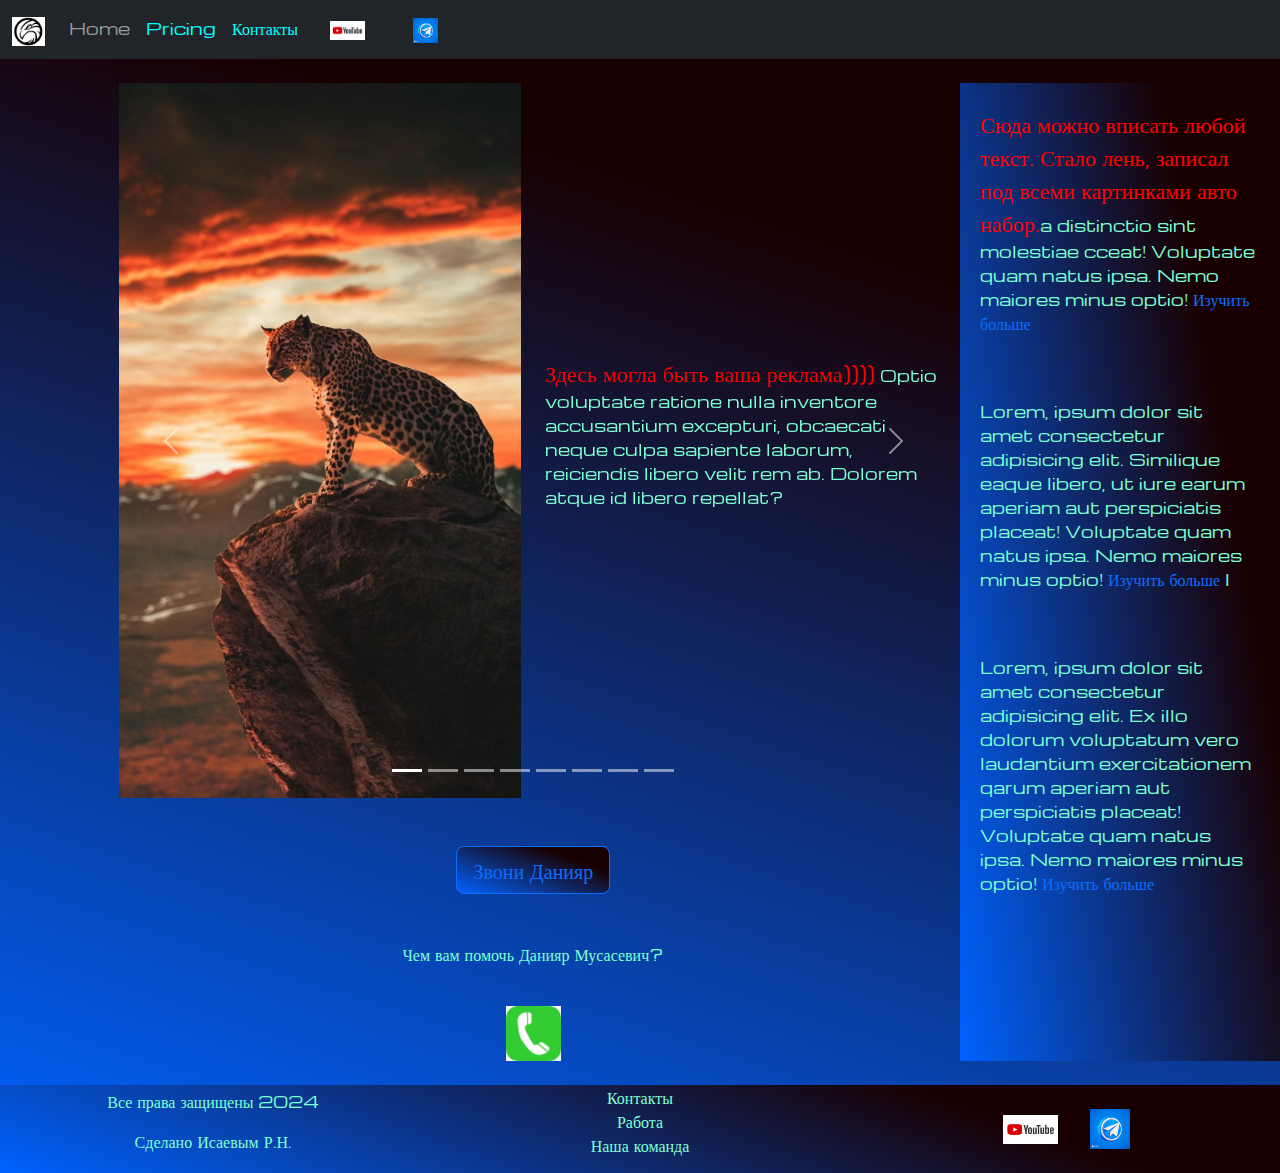
<file: Для инета/Sorse/index.html>
<!DOCTYPE html>
<html lang="en">

<head>
  <meta charset="UTF-8">
  <meta name="viewport" content="width=device-width, initial-scale=1.0">
  <link href="https://cdn.jsdelivr.net/npm/bootstrap@5.3.3/dist/css/bootstrap.min.css" rel="stylesheet"
    integrity="sha384-QWTKZyjpPEjISv5WaRU9OFeRpok6YctnYmDr5pNlyT2bRjXh0JMhjY6hW+ALEwIH" crossorigin="anonymous">
  <link rel="stylesheet" href="Styls/mycss.css">
  <link rel="stylesheet" href="Styls/bgvideo.css">
  <title>Начало</title>
</head>

<body>
  <header>
    <nav class="navbar navbar-expand-lg navbar-light bg-dark">
      <div class="container-fluid">
        <a class="navbar-brand" href="#"><img src="Img5/лого.jpg" alt="логотип"></a>
        <button class="navbar-toggler" type="button" data-bs-toggle="collapse" data-bs-target="#navbarNav"
          aria-controls="navbarNav" aria-expanded="false" aria-label="Toggle navigation">
          <span class="navbar-toggler-icon"></span>
        </button>
        <div class="collapse navbar-collapse" id="navbarNav">
          <ul class="navbar-nav">
            <li class="nav-item">
              <a class="nav-link active" aria-current="page" href="index.html">Home</a>
            </li>
            <li class="nav-item">
            <li class="nav-item">
              <a class="nav-link  " href="pricing.html">Pricing</a>
            </li>
            <li class="nav-item">
              <a class="nav-link  " href="pricing.html">Контакты</a>
            </li>
            <li class="nav-item">
              <a class="nav-link  " href="pricing.html"><img style="width: 35px; margin-inline: 1em;"
                  src="Img5/yutub.jpg" alt="..."></a>
            </li>
            <li class="nav-item">
              <a class="nav-link  " href="pricing.html">
                <img style="width: 25px; margin-inline: 1em;" src="Img5/telegram-social-media-icon-3d_47987-11948.avif"
                  alt="..."></a>
            </li>

          </ul>
        </div>
      </div>
    </nav>
  </header>

  <section class="mt-4">

    <!-- <div class="bgvideo">

      <video src="Files/vecteezy_natural-scenery-of-beautiful-erawan-waterfalls-in-a-tropical_11731184.mp4"
        type="video/mp4" autoplay muted loop></video>
        <div class="effect"></div>
        <div class="video-text">
          <h1> Мой зверинец))).</h1>
        </div>

    </div> -->


    <div class="container-fluid ">

      <div class="row ">
        <div class="col-lg-1">
        </div>
        <div class="col-lg-8 col-md-12 ">
          <div class="row">

            <div id="carouselExampleIndicators" class="carousel slide" data-bs-ride="carousel">
              <div class="carousel-indicators">
                <button type="button" data-bs-target="#carouselExampleIndicators" data-bs-slide-to="0" class="active"
                  aria-current="true" aria-label="Slide 1"></button>
                <button type="button" data-bs-target="#carouselExampleIndicators" data-bs-slide-to="1"
                  aria-label="Slide 2"></button>
                <button type="button" data-bs-target="#carouselExampleIndicators" data-bs-slide-to="2"
                  aria-label="Slide 3"></button>
                <button type="button" data-bs-target="#carouselExampleIndicators" data-bs-slide-to="3"
                  aria-label="Slide 4"></button>
                <button type="button" data-bs-target="#carouselExampleIndicators" data-bs-slide-to="4"
                  aria-label="Slide 5"></button>
                <button type="button" data-bs-target="#carouselExampleIndicators" data-bs-slide-to="5"
                  aria-label="Slide 6"></button>
                <button type="button" data-bs-target="#carouselExampleIndicators" data-bs-slide-to="6"
                  aria-label="Slide 7"></button>
                <button type="button" data-bs-target="#carouselExampleIndicators" data-bs-slide-to="7"
                  aria-label="Slide 8"></button>
              </div>
              <div class="carousel-inner">
                <div class="carousel-item active">
                  <div class="d-block w-100">
                    <div class="row">
                      <div class="col-lg-6 col-md-6">
                        <img src="Img5/173666-lev-tigr-ios-android-smartfon-500x.jpg" class="w-100" alt="">
                      </div>
                      <div class="col-lg-6 col-md-6 slide-text">
                        <p > <span class="chto">Здесь могла быть ваша реклама))))</span> Optio voluptate ratione nulla
                          inventore accusantium excepturi, obcaecati neque culpa sapiente laborum, reiciendis libero
                          velit rem ab. Dolorem atque id libero repellat?</p>
                      </div>
                    </div>
                  </div>
                </div>

                <div class="carousel-item">
                  <div class="d-block w-100">
                    <div class="row">
                      <div class="col-lg-6 col-md-6">
                        <img src="Img5/177179-chernaya_pantera-tiktok-rastenie-svet-bakenbardy-500x.jpg" class="w-100"
                          alt="">
                      </div>
                      <div class="col-lg-6 col-md-6 slide-text">
                        <p>Lorem ipsum dolor sit amet consectetur adipisicing elit. Soluta possimus ad iusto a ipsam
                          est, laboriosam sit doloribus, sapiente aliquam fugit atque? Quos asperiores et sapiente
                          placeat. Modi, repellendus consequatur!</p>
                      </div>
                    </div>
                  </div>
                </div>
                <div class="carousel-item">
                  <div class="d-block w-100">
                    <div class="row">
                      <div class="col-lg-6 col-md-6">
                        <img src="Img5/178183-lev-koshachih-lazurnyj-sobaka_porody-datskij_dog-500x.jpg" class="w-100"
                          alt="">
                      </div>
                      <div class="col-lg-6 col-md-6 slide-text">
                        <p>Lorem ipsum dolor sit amet consectetur adipisicing elit. Soluta possimus ad iusto a ipsam
                          est, laboriosam sit doloribus, sapiente aliquam fugit atque? Quos asperiores et sapiente
                          placeat. Modi, repellendus consequatur!</p>
                      </div>
                    </div>
                  </div>
                </div>
                <div class="carousel-item">
                  <div class="d-block w-100">
                    <div class="row">
                      <div class="col-lg-6 col-md-6">
                        <img
                          src="Img5/177680-chernaya_krasnaya_sova-filin-sova-krasnyj_sova-bolshaya_rogataya_sova-500x.jpg"
                          class="w-100" alt="">
                      </div>
                      <div class="col-lg-6 col-md-6 slide-text">
                        <p>Lorem ipsum dolor sit amet consectetur adipisicing elit. Soluta possimus ad iusto a ipsam
                          est, laboriosam sit doloribus, sapiente aliquam fugit atque? Quos asperiores et sapiente
                          placeat. Modi, repellendus consequatur!</p>
                      </div>
                    </div>
                  </div>
                </div>
                <div class="carousel-item">
                  <div class="d-block w-100">
                    <div class="row">
                      <div class="col-lg-6 col-md-6">
                        <img src="Img5/178354-bolshaya_rogataya_sova-sova-snezhnaya_sova-sokoloobraznye-golova-500x.jpg"
                          class="w-100" alt="">
                      </div>
                      <div class="col-lg-6 col-md-6 slide-text">
                        <p>Lorem ipsum dolor sit amet consectetur adipisicing elit. Soluta possimus ad iusto a ipsam
                          est, laboriosam sit doloribus, sapiente aliquam fugit atque? Quos asperiores et sapiente
                          placeat. Modi, repellendus consequatur!</p>
                      </div>
                    </div>
                  </div>
                </div>
                <div class="carousel-item">
                  <div class="d-block w-100">
                    <div class="row">
                      <div class="col-lg-6 col-md-6">
                        <img src="Img5/177313-vikingi_medved-varyag-grizli-futbolka-kapyushon-500x.jpg" class="w-100"
                          alt="">
                      </div>
                      <div class="col-lg-6 col-md-6 slide-text">
                        <p>Lorem ipsum dolor sit amet consectetur adipisicing elit. Soluta possimus ad iusto a ipsam
                          est, laboriosam sit doloribus, sapiente aliquam fugit atque? Quos asperiores et sapiente
                          placeat. Modi, repellendus consequatur!</p>
                      </div>
                    </div>
                  </div>
                </div>
                <div class="carousel-item">
                  <div class="d-block w-100">
                    <div class="row">
                      <div class="col-lg-6 col-md-6">
                        <img src="Img5/178094-arkticheskij_volk-datskij_dog-hokkajdo_volk-pesec-arktika-500x.jpg"
                          class="w-100" alt="">
                      </div>
                      <div class="col-lg-6 col-md-6 slide-text">
                        <p>Lorem ipsum dolor sit amet consectetur adipisicing elit. Soluta possimus ad iusto a ipsam
                          est, laboriosam sit doloribus, sapiente aliquam fugit atque? Quos asperiores et sapiente
                          placeat. Modi, repellendus consequatur!</p>
                      </div>
                    </div>
                  </div>
                </div>
                <div class="carousel-item">
                  <div class="d-block w-100">
                    <div class="row">
                      <div class="col-lg-6 col-md-6">
                        <img src="Img5/178788-tigr-leopard-yaguar-lev-dikoe_zhivotnoe-500x.jpg" class="w-100" alt="">

                      </div>
                      <div class="col-lg-6 col-md-6 slide-text">
                        <p>Lorem ipsum dolor sit amet consectetur adipisicing elit. Rerum architecto quod quia vel,
                          laborum enim corporis alias molestiae quidem aperiam ducimus quae pariatur. Incidunt, ipsa
                          cupiditate tempore vero dicta alias.</p>
                      </div>
                    </div>
                  </div>
                </div>
              </div>
              <button class="carousel-control-prev" type="button" data-bs-target="#carouselExampleIndicators"
                data-bs-slide="prev">
                <span class="carousel-control-prev-icon" aria-hidden="true"></span>
                <span class="visually-hidden">Previous</span>
              </button>
              <button class="carousel-control-next" type="button" data-bs-target="#carouselExampleIndicators"
                data-bs-slide="next">
                <span class="carousel-control-next-icon" aria-hidden="true"></span>
                <span class="visually-hidden">Next</span>
              </button>
            </div>


            <div class="col-lg-12 col-md-12 text-center mt-4">

              <button type="button" class="btn btn-outline-primary btn-lg my-4">Звони Данияр</button>
            </div>
            <div class="col-lg-12 col-md-12 text-center mt-4">

              <p>Чем вам помочь Данияр Мусасевич?</p>

            </div>

            <div class="col-lg-12 col-md-12 text-center mt-4">
              <img class="call-anim" style="width: 55px; " src="Img5/kisspng-telephone-ca.jpg" alt="...">
            </div>
          </div>
        </div>

        <div class="col-lg-3 col-md-12 sidebar mt-0 ">
          <div class="row px-2  ">
            <div class="col-lg-12 my-4">
              <p><span class="chto">Сюда можно вписать любой текст. Стало лень, записал под всеми картинками авто набор.</span>a distinctio sint
                molestiae cceat! Voluptate quam natus ipsa. Nemo maiores minus optio! <a href="#">Изучить больше</a></p>
            </div>
            <div class="col-lg-12 my-4">
              <p>Lorem, ipsum dolor sit amet consectetur adipisicing elit. Similique eaque libero, ut iure earum aperiam
                aut perspiciatis placeat! Voluptate quam natus ipsa. Nemo maiores minus optio! <a href="#">Изучить
                  больше</a> l</p>
            </div>
            <div class="col-lg-12 my-4">
              <p>Lorem, ipsum dolor sit amet consectetur adipisicing elit. Ex illo dolorum voluptatum vero laudantium
                exercitationem qarum aperiam aut perspiciatis placeat! Voluptate quam natus ipsa. Nemo
                maiores minus optio! <a href="#">Изучить больше</a></p>
            </div>
          </div>

        </div>


      </div>
    </div>







  </section>


  <footer class="mt-4">
    <div class="container-fluid">
      <div class="row">
        <div class="col-lg-4 col-md-12 footer-text text-center">
          <p>Все права защищены 2024</p>
          <p>Сделано Исаевым Р.Н.</p>
        </div>
        <div class="col-lg-4 col-md-12 footer-text text-center">
          <p>
            Контакты <br> Работа <br> Наша команда
          </p>
        </div>
        <div class="col-lg-4 col-md-12 media-links ">
          <img style="width: 55px; margin-inline: 1em;" src="Img5/yutub.jpg" alt="...">
          <img style="width: 40px; margin-inline: 1em;" src="Img5/telegram-social-media-icon-3d_47987-11948.avif"
            alt="...">
        </div>

      </div>
    </div>

  </footer>



  <script src="https://cdn.jsdelivr.net/npm/bootstrap@5.3.3/dist/js/bootstrap.bundle.min.js"
    integrity="sha384-YvpcrYf0tY3lHB60NNkmXc5s9fDVZLESaAA55NDzOxhy9GkcIdslK1eN7N6jIeHz"
    crossorigin="anonymous"></script>
</body>

</html>
</file>
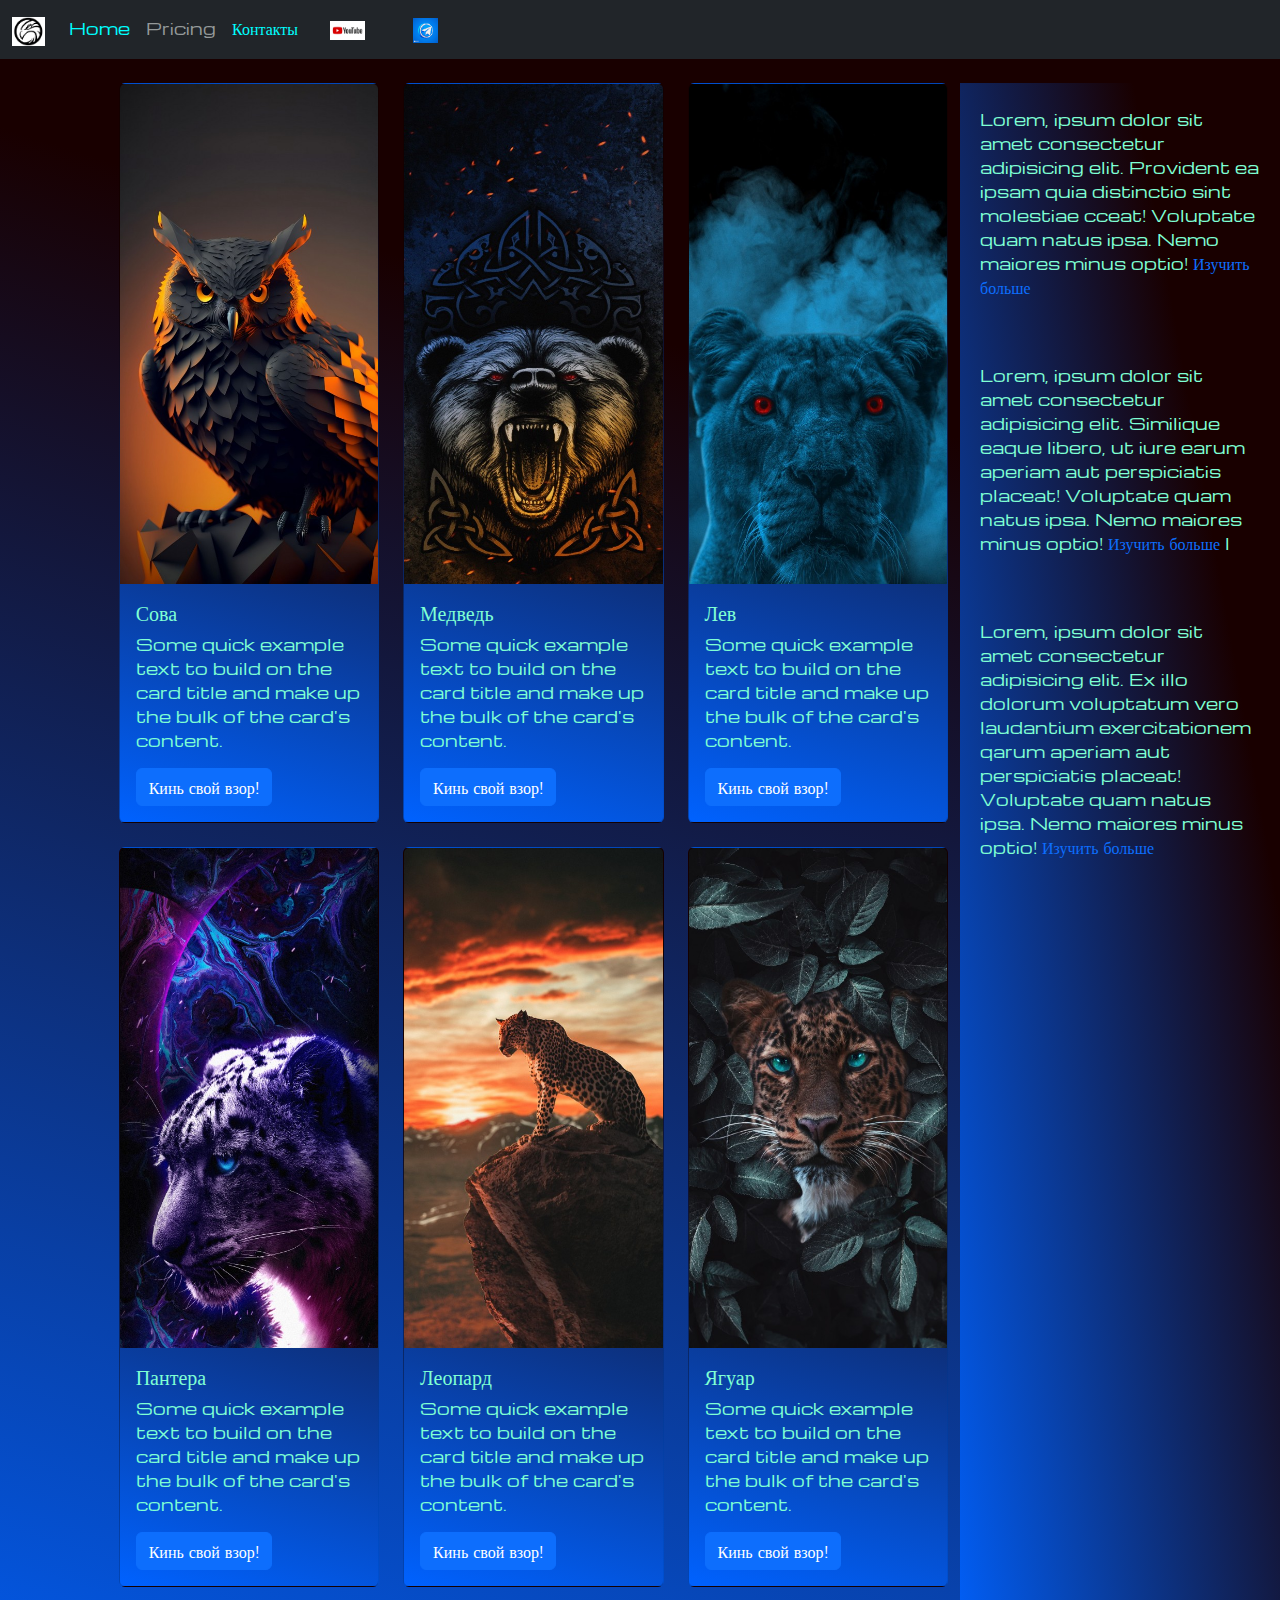
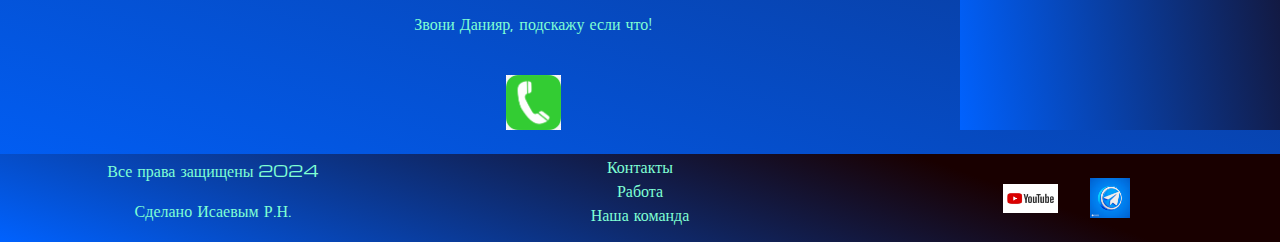
<file: Для инета/Sorse/pricing.html>
<!DOCTYPE html>
<html lang="en">

<head>
  <meta charset="UTF-8">
  <meta name="viewport" content="width=device-width, initial-scale=1.0">
  <link href="https://cdn.jsdelivr.net/npm/bootstrap@5.3.3/dist/css/bootstrap.min.css" rel="stylesheet"
    integrity="sha384-QWTKZyjpPEjISv5WaRU9OFeRpok6YctnYmDr5pNlyT2bRjXh0JMhjY6hW+ALEwIH" crossorigin="anonymous">
  <link rel="stylesheet" href="Styls/mycss.css">
  <title>Начало</title>
</head>

<body>
  <header>
    <nav class="navbar navbar-expand-lg navbar-light bg-dark">
      <div class="container-fluid">
        <a class="navbar-brand" href="index.html"><img src="Img5/лого.jpg" alt="логотип"></a>
        <button class="navbar-toggler" type="button" data-bs-toggle="collapse" data-bs-target="#navbarNav"
          aria-controls="navbarNav" aria-expanded="false" aria-label="Toggle navigation">
          <span class="navbar-toggler-icon"></span>
        </button>
        <div class="collapse navbar-collapse" id="navbarNav">
          <ul class="navbar-nav">
            <li class="nav-item">
              <a class="nav-link " aria-current="page" href="index.html">Home</a>
            </li>
            <li class="nav-item">

            <li class="nav-item">
              <a class="nav-link active" href="pricing.html">Pricing</a>
            </li>
            <li class="nav-item">
              <a class="nav-link  " href="pricing.html">Контакты</a></li>
              <li class="nav-item">
                <a class="nav-link  " href="pricing.html"><img style="width: 35px; margin-inline: 1em;"
                    src="Img5/yutub.jpg" alt="..."></a>
              </li>
              <li class="nav-item">
                <a class="nav-link  " href="pricing.html">
                    <img style="width: 25px; margin-inline: 1em;" src="Img5/telegram-social-media-icon-3d_47987-11948.avif"
                    alt="..."></a>
              </li>

          </ul>
        </div>
      </div>
    </nav>
  </header>

  <section>
    <div class="container-fluid ">

      <div class="row ">
        <div class="col-lg-1">
        </div>
        <div class="col-lg-8 col-md-12 ">
          <div class="row">

            <div class="col-lg-4 col-md-6 mt-4">
              <div class="card">
                <img src="Img5/178354-bolshaya_rogataya_sova-sova-snezhnaya_sova-sokoloobraznye-golova-500x.jpg"
                  class="card-img-top" alt="...">
                <div class="card-body">
                  <h5 class="card-title">Сова</h5>
                  <p class="card-text">Some quick example text to build on the card title and make up the bulk of the
                    card's
                    content.</p>
                  <a href="#" class="btn btn-primary">Кинь свой взор!</a>
                </div>
              </div>
            </div>
            <div class="col-lg-4 col-md-6 mt-4">
              <div class="card">
                <img src="Img5/177313-vikingi_medved-varyag-grizli-futbolka-kapyushon-500x.jpg" class="card-img-top"
                  alt="...">
                <div class="card-body">
                  <h5 class="card-title">Медведь</h5>
                  <p class="card-text">Some quick example text to build on the card title and make up the bulk of the
                    card's
                    content.</p>
                  <a href="#" class="btn btn-primary">Кинь свой взор!</a>
                </div>
              </div>
            </div>
            <div class="col-lg-4 col-md-6 mt-4">
              <div class="card">
                <img src="Img5/178183-lev-koshachih-lazurnyj-sobaka_porody-datskij_dog-500x.jpg" class="card-img-top"
                  alt="...">
                <div class="card-body">
                  <h5 class="card-title">Лев</h5>
                  <p class="card-text">Some quick example text to build on the card title and make up the bulk of the
                    card's
                    content.</p>
                  <a href="#" class="btn btn-primary">Кинь свой взор!</a>
                </div>

              </div>

            </div>

          </div>
          <div class="row">

            <div class="col-lg-4 col-md-6 mt-4">
              <div class="card">
                <img src="Img5/177179-chernaya_pantera-tiktok-rastenie-svet-bakenbardy-500x.jpg" class="card-img-top"
                  alt="...">
                <div class="card-body">
                  <h5 class="card-title">Пантера</h5>
                  <p class="card-text">Some quick example text to build on the card title and make up the bulk of the
                    card's
                    content.</p>
                  <a href="#" class="btn btn-primary">Кинь свой взор!</a>
                </div>
              </div>
            </div>
            <div class="col-lg-4 col-md-6 mt-4">
              <div class="card">
                <img src="Img5/173666-lev-tigr-ios-android-smartfon-500x.jpg" class="card-img-top" alt="...">
                <div class="card-body">
                  <h5 class="card-title">Леопард</h5>
                  <p class="card-text">Some quick example text to build on the card title and make up the bulk of the
                    card's
                    content.</p>
                  <a href="#" class="btn btn-primary">Кинь свой взор!</a>
                </div>
              </div>
            </div>
            <div class="col-lg-4 col-md-6 mt-4">
              <div class="card">
                <img src="Img5/178788-tigr-leopard-yaguar-lev-dikoe_zhivotnoe-500x.jpg" class="card-img-top" alt="...">
                <div class="card-body">
                  <h5 class="card-title">Ягуар</h5>
                  <p class="card-text">Some quick example text to build on the card title and make up the bulk of the
                    card's
                    content.</p>
                  <a href="#" class="btn btn-primary">Кинь свой взор!</a>
                </div>

              </div>

            </div>
          
            <div class="col-lg-12 col-md-12 text-center mt-4">

              <p>Звони Данияр, подскажу если что!</p>

            </div>
            
            <div class="col-lg-12 col-md-12 text-center mt-4">
              <img class="call-anim" style="width: 55px; " src="Img5/kisspng-telephone-ca.jpg" alt="...">
            </div>
          </div>
        </div>
        <div class="col-lg-3 col-md-12 sidebar mt-4 ">
          <div class="row px-2  ">
            <div class="col-lg-12 my-4">
              <p>Lorem, ipsum dolor sit amet consectetur adipisicing elit. Provident ea ipsam quia distinctio sint
                molestiae cceat! Voluptate quam natus ipsa. Nemo maiores minus optio! <a href="#">Изучить больше</a></p>
            </div>
            <div class="col-lg-12 my-4">
              <p>Lorem, ipsum dolor sit amet consectetur adipisicing elit. Similique eaque libero, ut iure earum aperiam
                aut perspiciatis placeat! Voluptate quam natus ipsa. Nemo maiores minus optio! <a href="#">Изучить
                  больше</a> l</p>
            </div>
            <div class="col-lg-12 my-4">
              <p>Lorem, ipsum dolor sit amet consectetur adipisicing elit. Ex illo dolorum voluptatum vero laudantium
                exercitationem qarum aperiam aut perspiciatis placeat! Voluptate quam natus ipsa. Nemo
                maiores minus optio! <a href="#">Изучить больше</a></p>
            </div>
          </div>

        </div>


      </div>
    </div>







  </section>

  <footer  class="mt-4">
    <div class="container-fluid">
      <div class="row">
        <div class="col-lg-4 col-md-12 footer-text text-center">
<p>Все права защищены 2024</p>
<p>Сделано Исаевым Р.Н.</p>
        </div>
        <div class="col-lg-4 col-md-12 footer-text text-center">
<p>
  Контакты <br> Работа <br> Наша команда
</p>
        </div>
        <div class="col-lg-4 col-md-12 media-links ">
<img style="width: 55px; margin-inline: 1em;" src="Img5/yutub.jpg" alt="...">
<img style="width: 40px; margin-inline: 1em;" src="Img5/telegram-social-media-icon-3d_47987-11948.avif" alt="...">
        </div>

      </div>
    </div>

  </footer>



  <script src="https://cdn.jsdelivr.net/npm/bootstrap@5.3.3/dist/js/bootstrap.bundle.min.js"
    integrity="sha384-YvpcrYf0tY3lHB60NNkmXc5s9fDVZLESaAA55NDzOxhy9GkcIdslK1eN7N6jIeHz"
    crossorigin="anonymous"></script>
</body>

</html>
</file>
<file: Для инета/Sorse/Styls/mycss.css>
@import url('https://fonts.googleapis.com/css?family=Michroma&display=swap');
body {
  font-family: Michroma,serif ;
  background: linear-gradient(18deg, #0062ff 0%, #190000 76%);

}
p{
  color: aquamarine;
}

.nav-link {
  color: aqua;
}

.navbar-nav .nav-link.active {

  color: rgb(149, 154, 154);
}

.navbar-brand img {

  width: 33px;
}

.navbar-toggler {
  background-color: rgb(139, 132, 132);
}

.card img {
  width: 100%;
  height: 500px;
}
.sidebar {
  background: linear-gradient(80deg, #0062ff 0%, #190000 76%);
  color: aquamarine;
}
.col-lg-12>p>a{
  text-decoration: none;

}
.card{
  color: aquamarine;
  background: linear-gradient(18deg, #0062ff 0%, #190000 76%);
}
.slide-text,
.footer-text{
  color: aquamarine;
  margin: auto auto ;
}
.chto{
	font-size: 22px;
	color: red;
	font-family: Michroma,serif ;
	
}
footer,
.btn-outline-primary{
  background: linear-gradient(20deg, #0062ff 0%, #190000 76%);
}
.media-links {
  display: flex;
  justify-content: center;
align-items: center;
}
.call-anim{
  animation: call 10s ease 1s 7 normal forwards;

}

@keyframes call {
	0%,
	100% {
		transform: rotate(0deg);
		transform-origin: 50% 100%;
	}

	10% {
		transform: rotate(2deg);
	}

	20%,
	40%,
	60% {
		transform: rotate(-4deg);
	}

	30%,
	50%,
	70% {
		transform: rotate(4deg);
	}

	80% {
		transform: rotate(-2deg);
	}

	90% {
		transform: rotate(2deg);
	}
}

@media(max-width:755px){.carousel-indicators{
  display: none;
}}
</file>
<file: Для инета/Sorse/Styls/bgvideo.css>
.bgvideo{
    height: 70vh;
    width: 100%;
    position: relative;
    display: flex;
    justify-content: center;
    align-items:end;
}

.bgvideo video{ height: 70vh;
    width: 100%;
    position: absolute;
    top: 0;
    left: 0;
    object-fit: cover;
    z-index: 1;

}
.effect{
    height: 70vh;
    width: 100%;
    position: absolute;
    top: 0;
    left: 0;
    object-fit: cover;
    z-index: 2;
    background-color: rgba(109, 105, 105, 0.123);
}
.video-text{
    color: rgb(224, 175, 14);
    z-index: 2;
}
</file>
